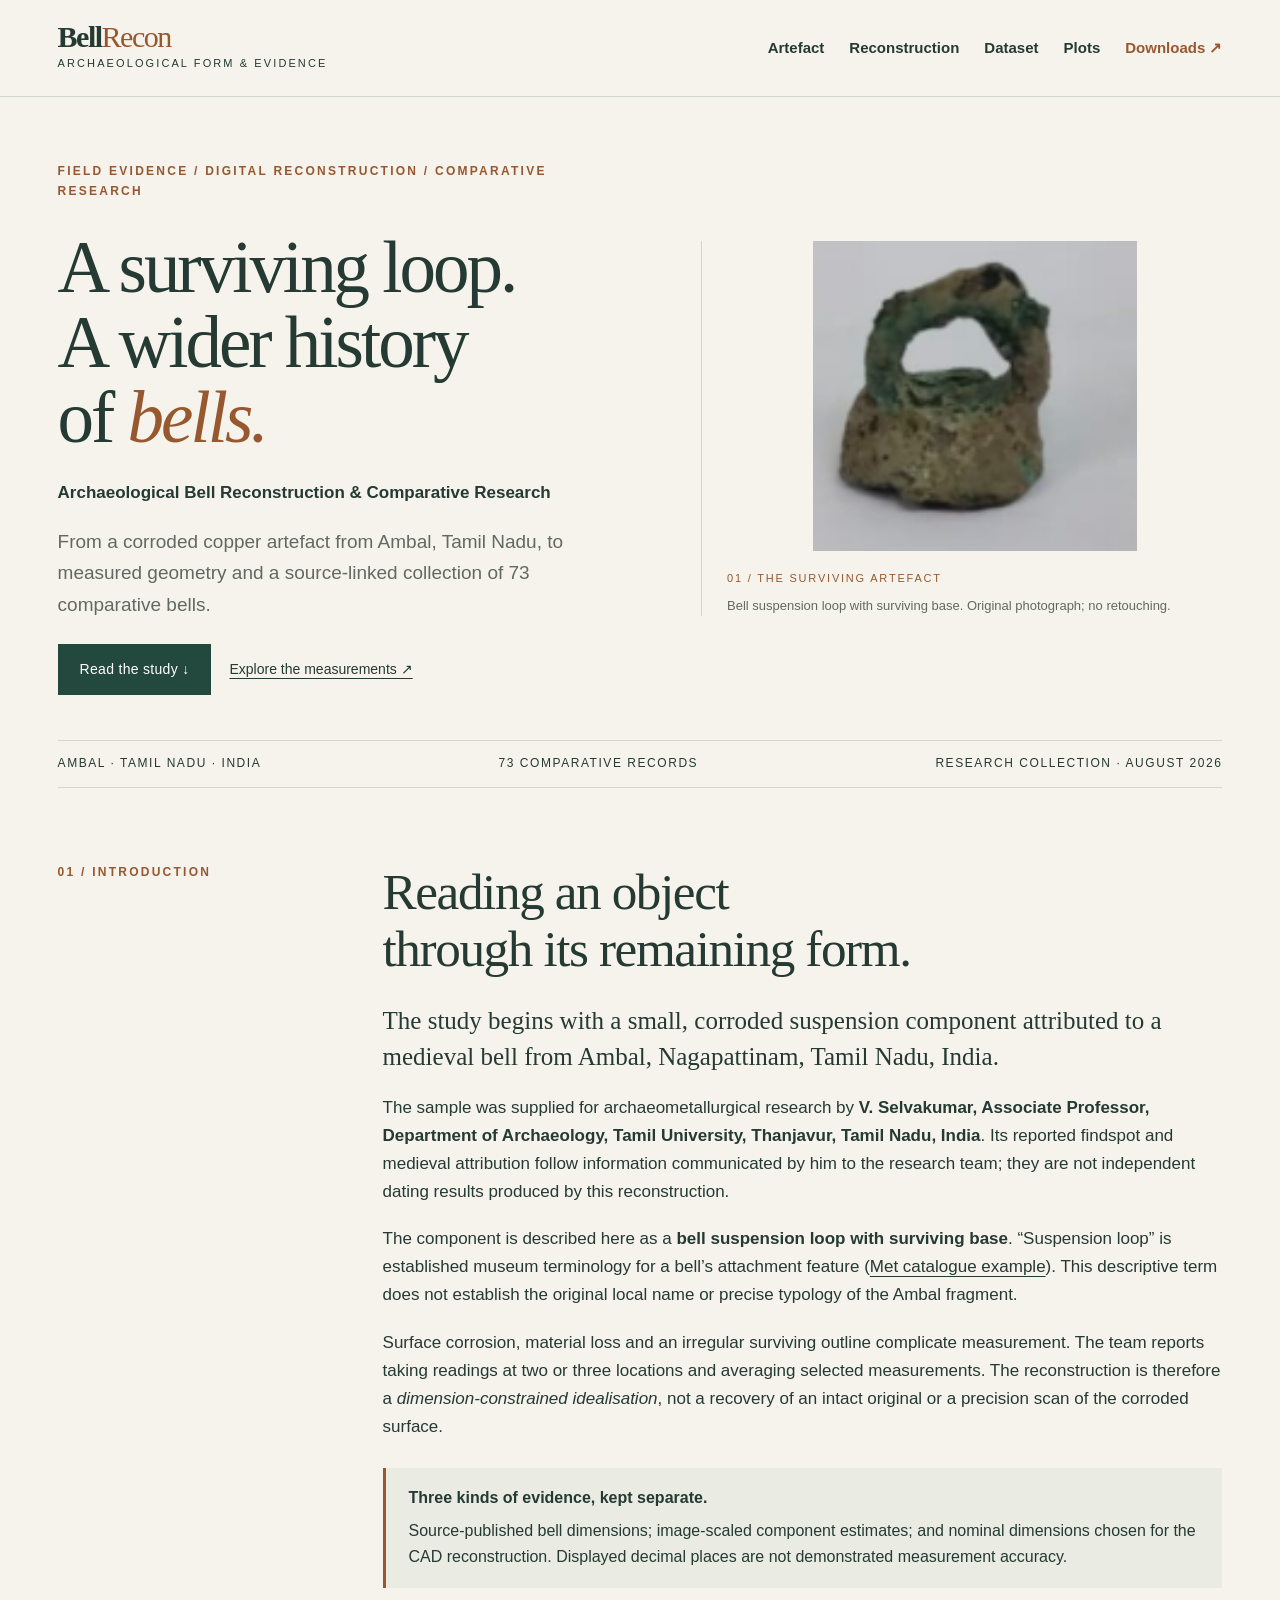
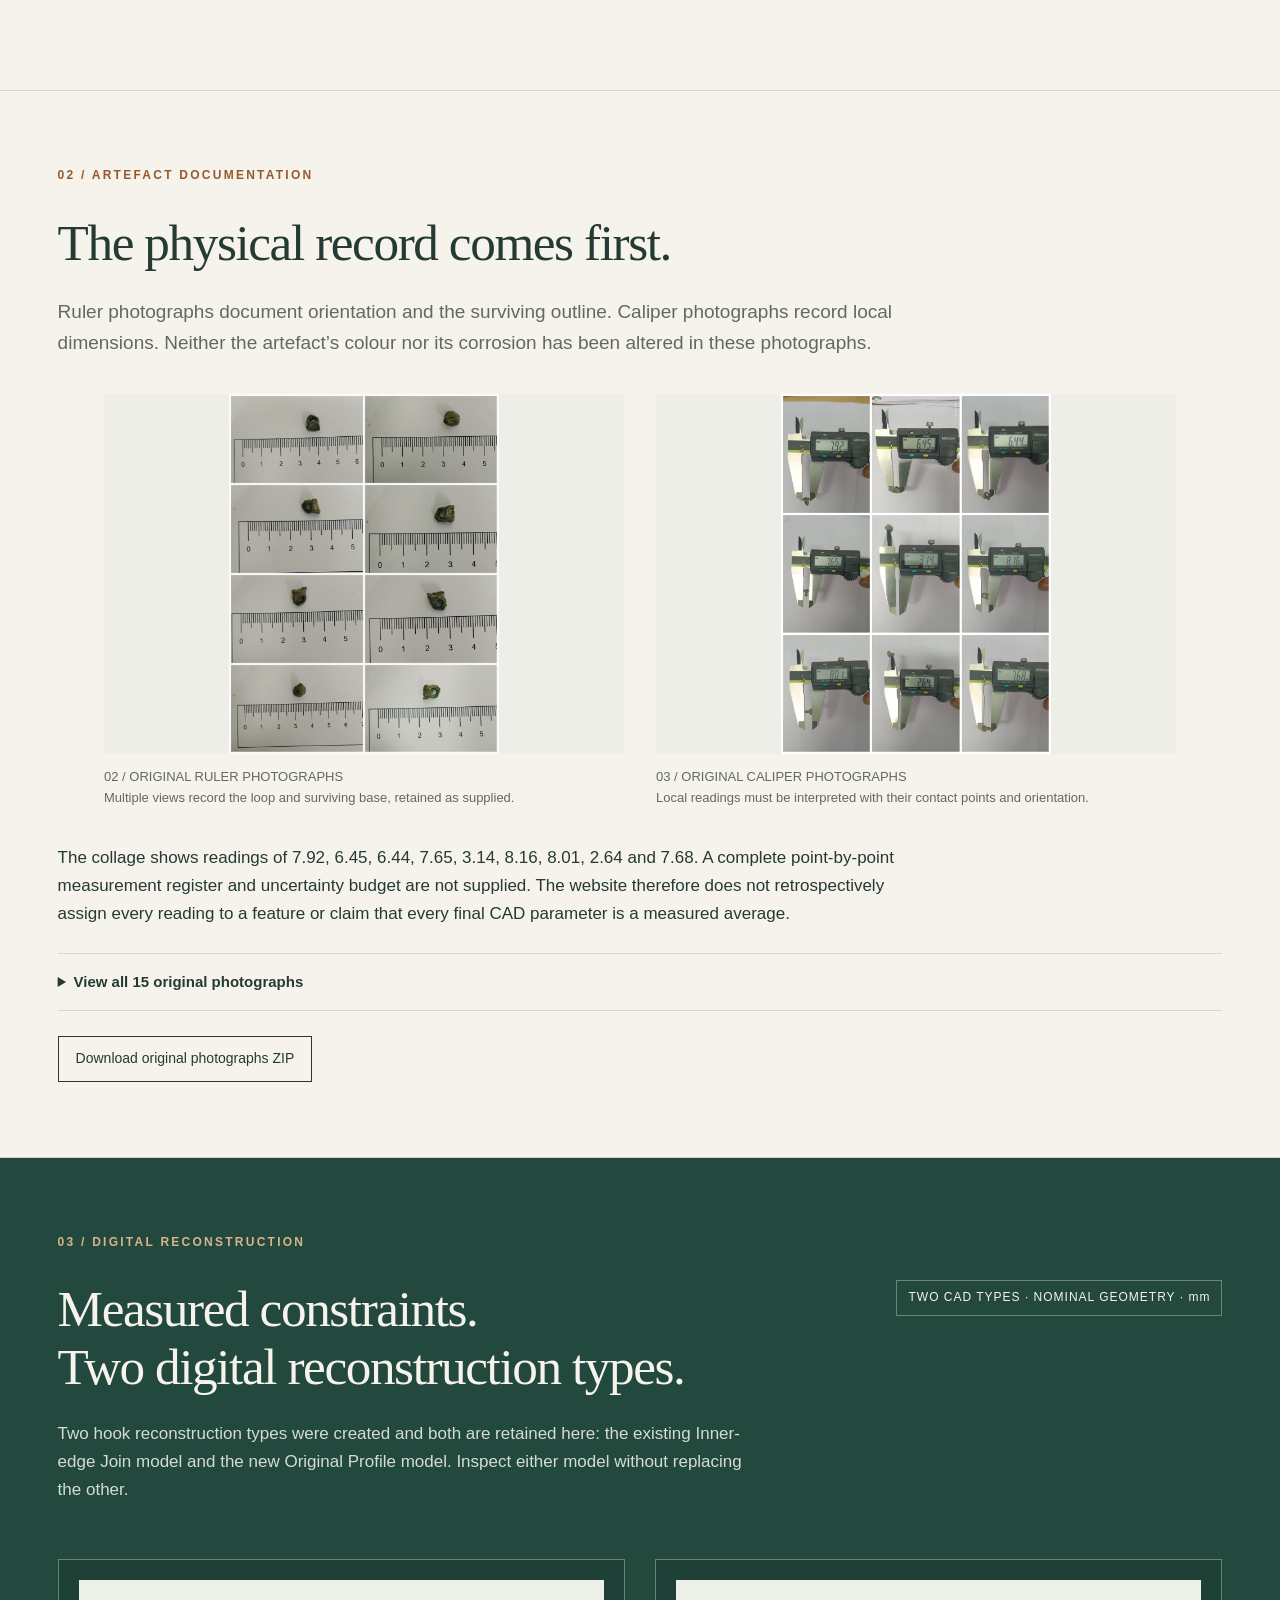
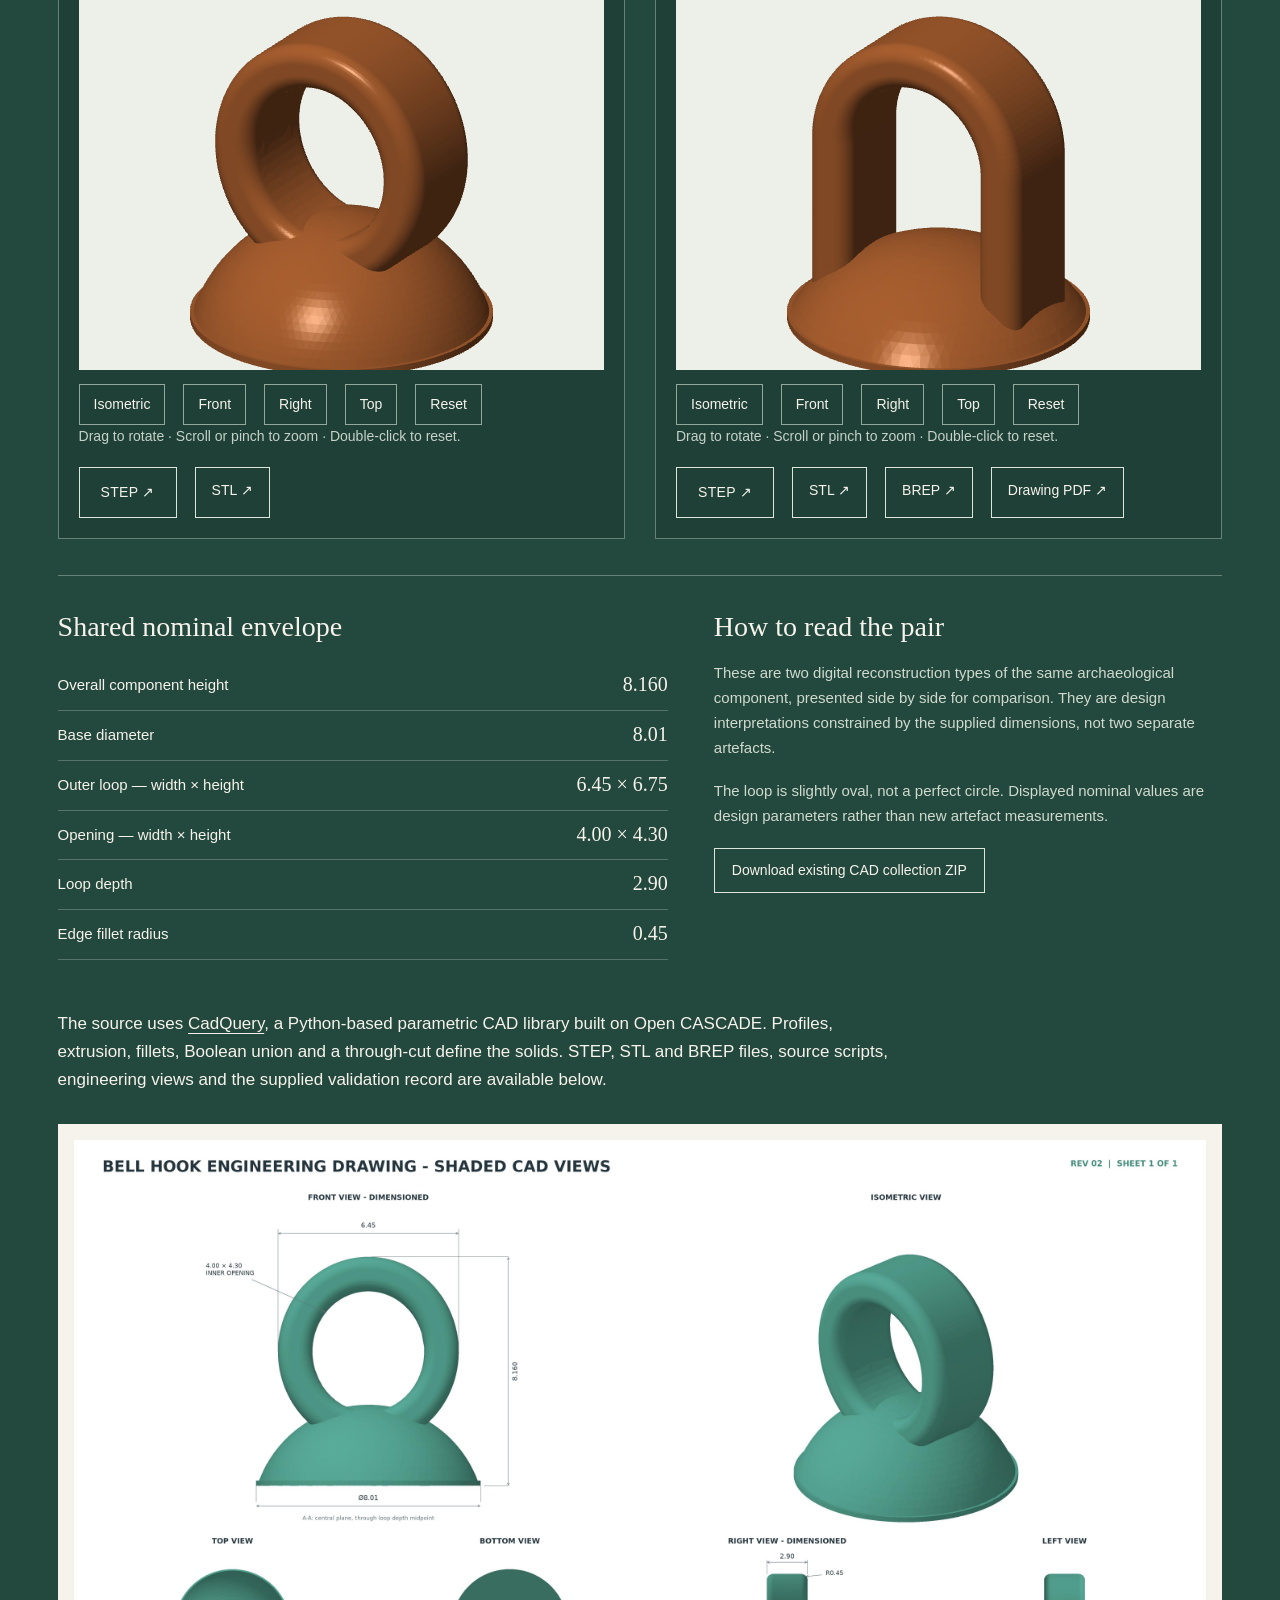
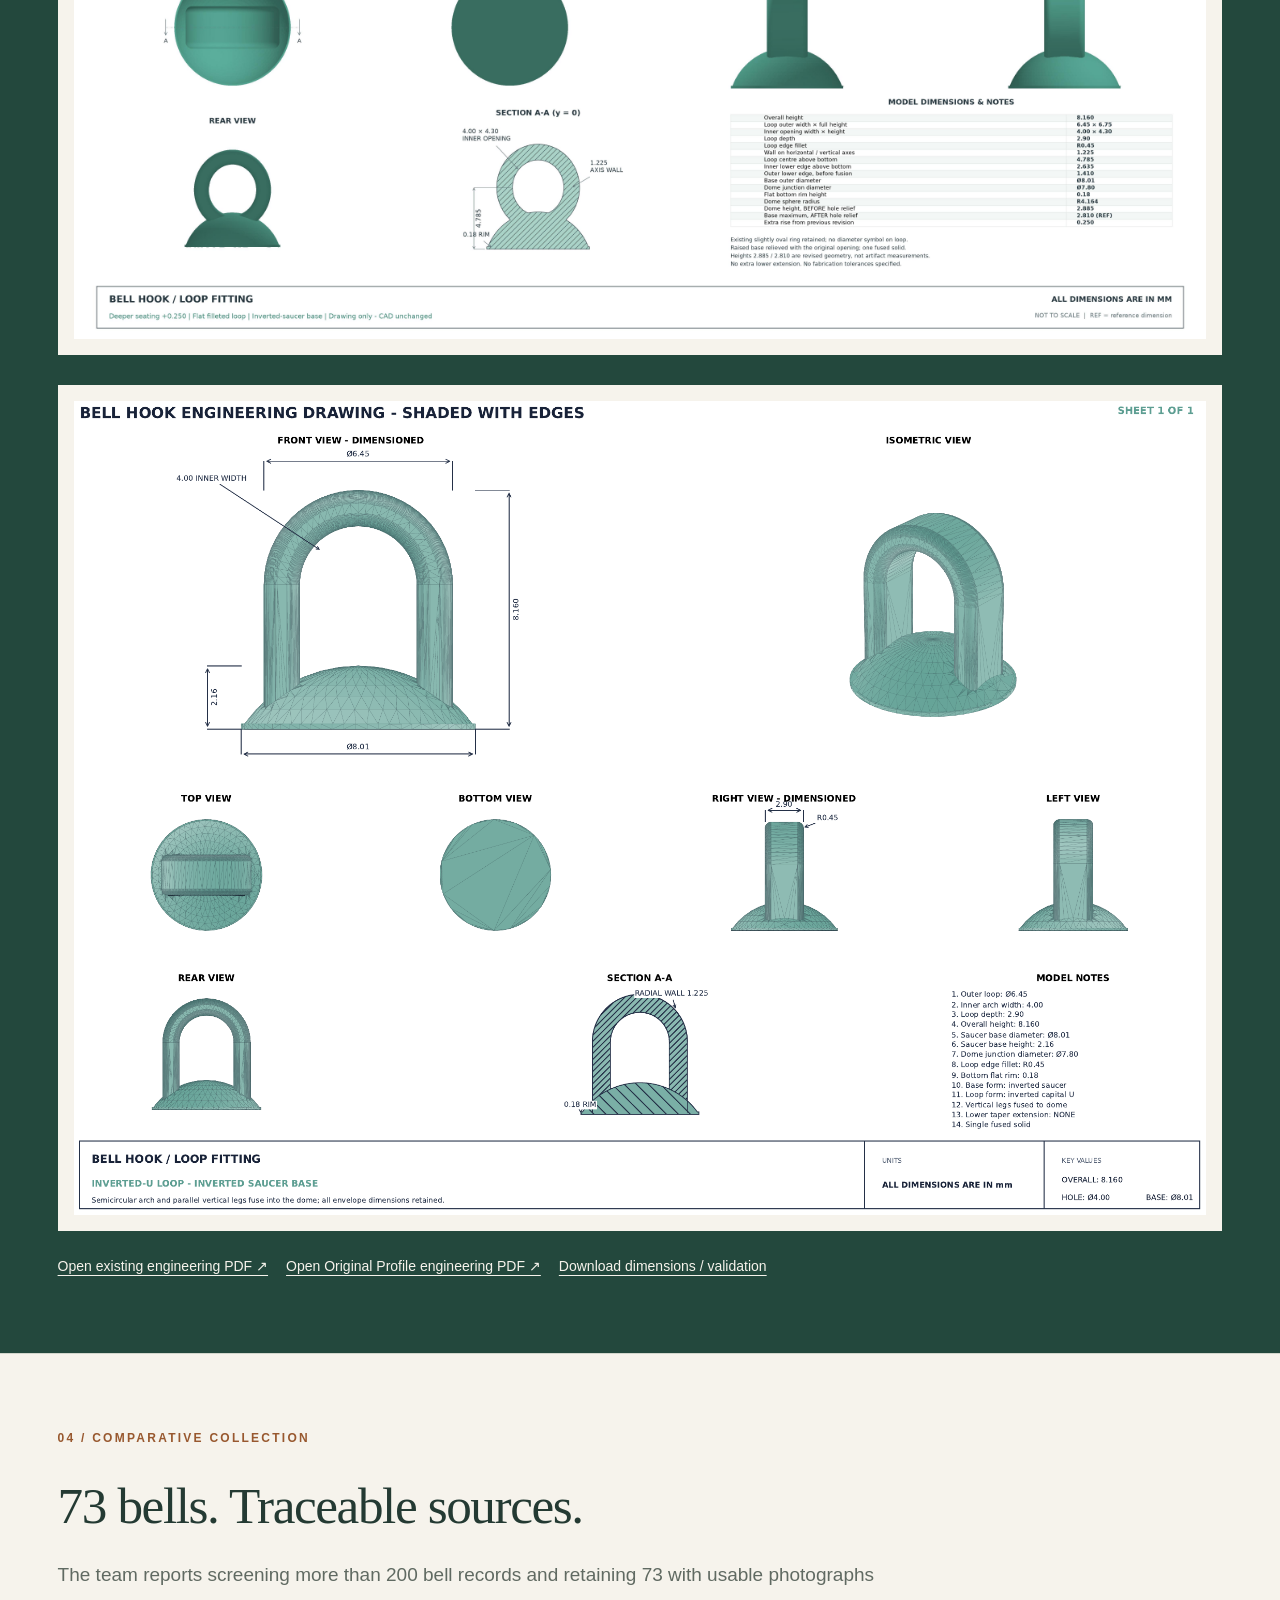
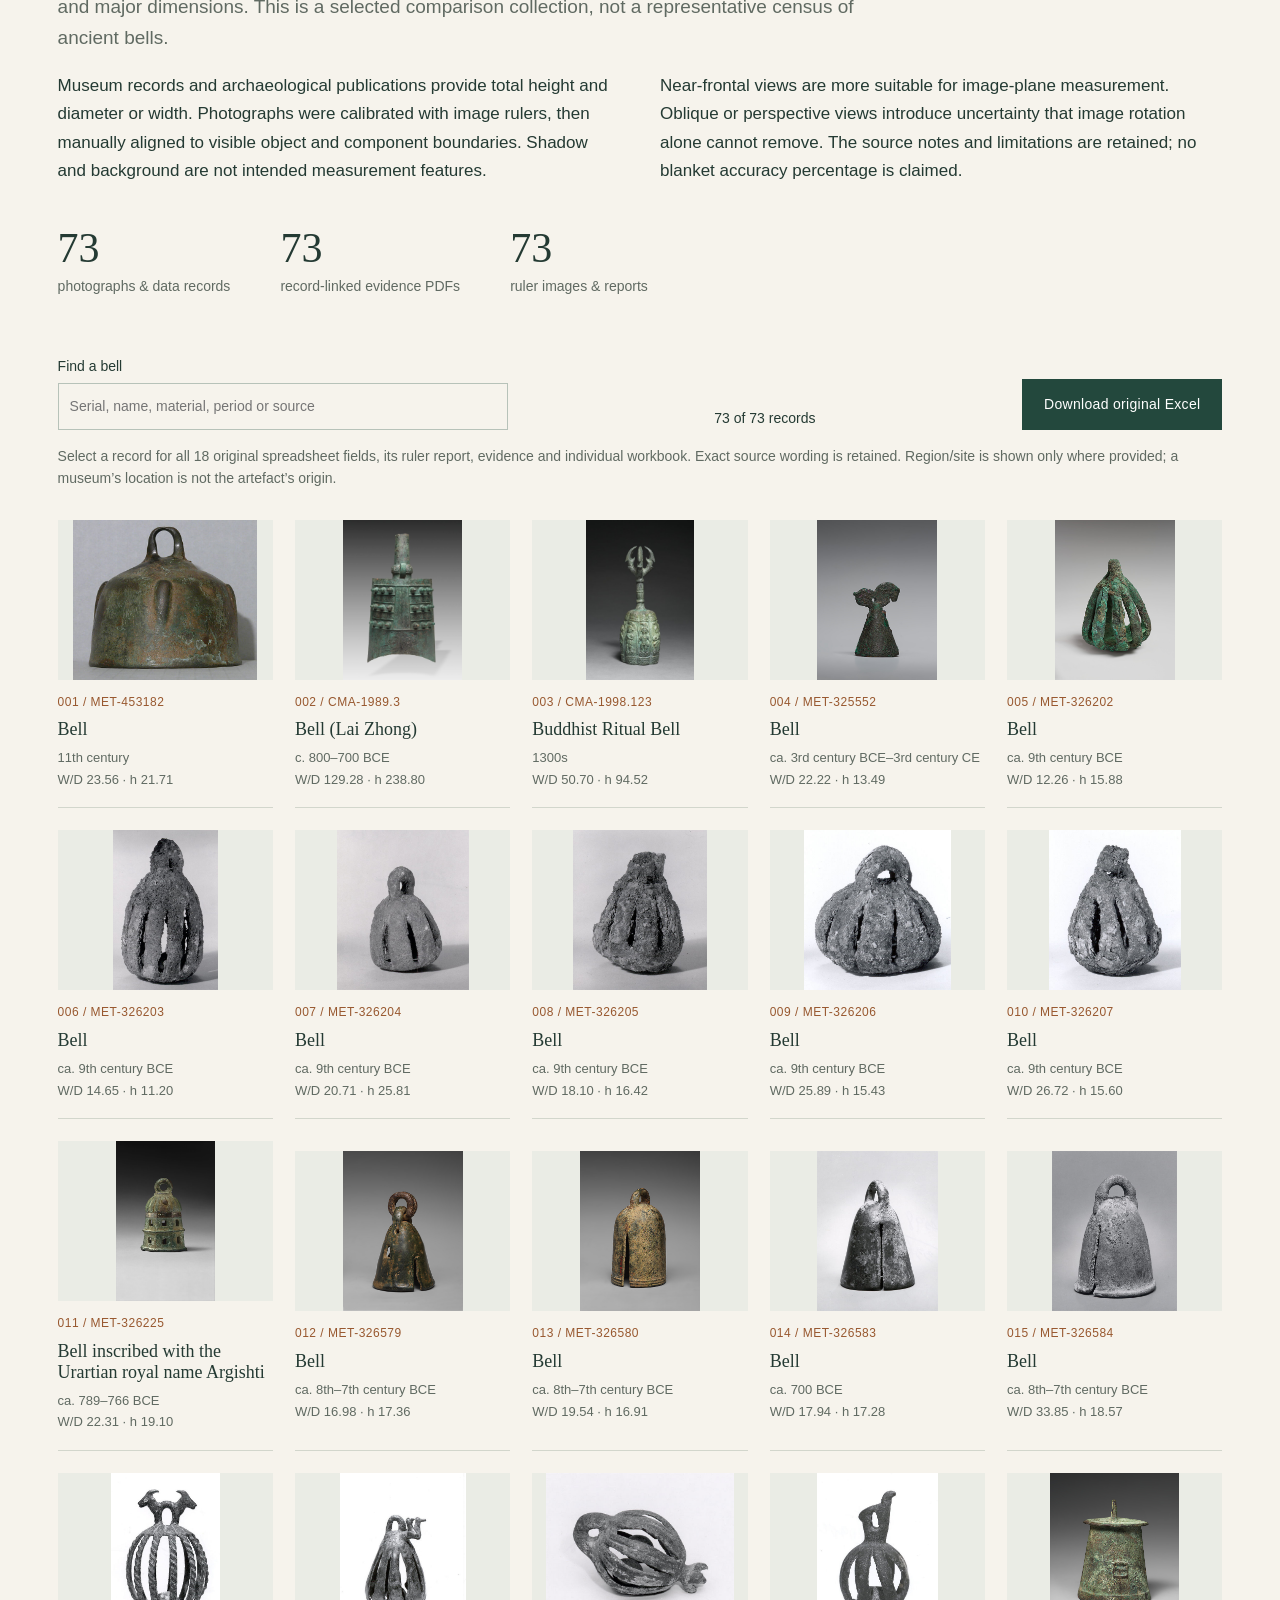
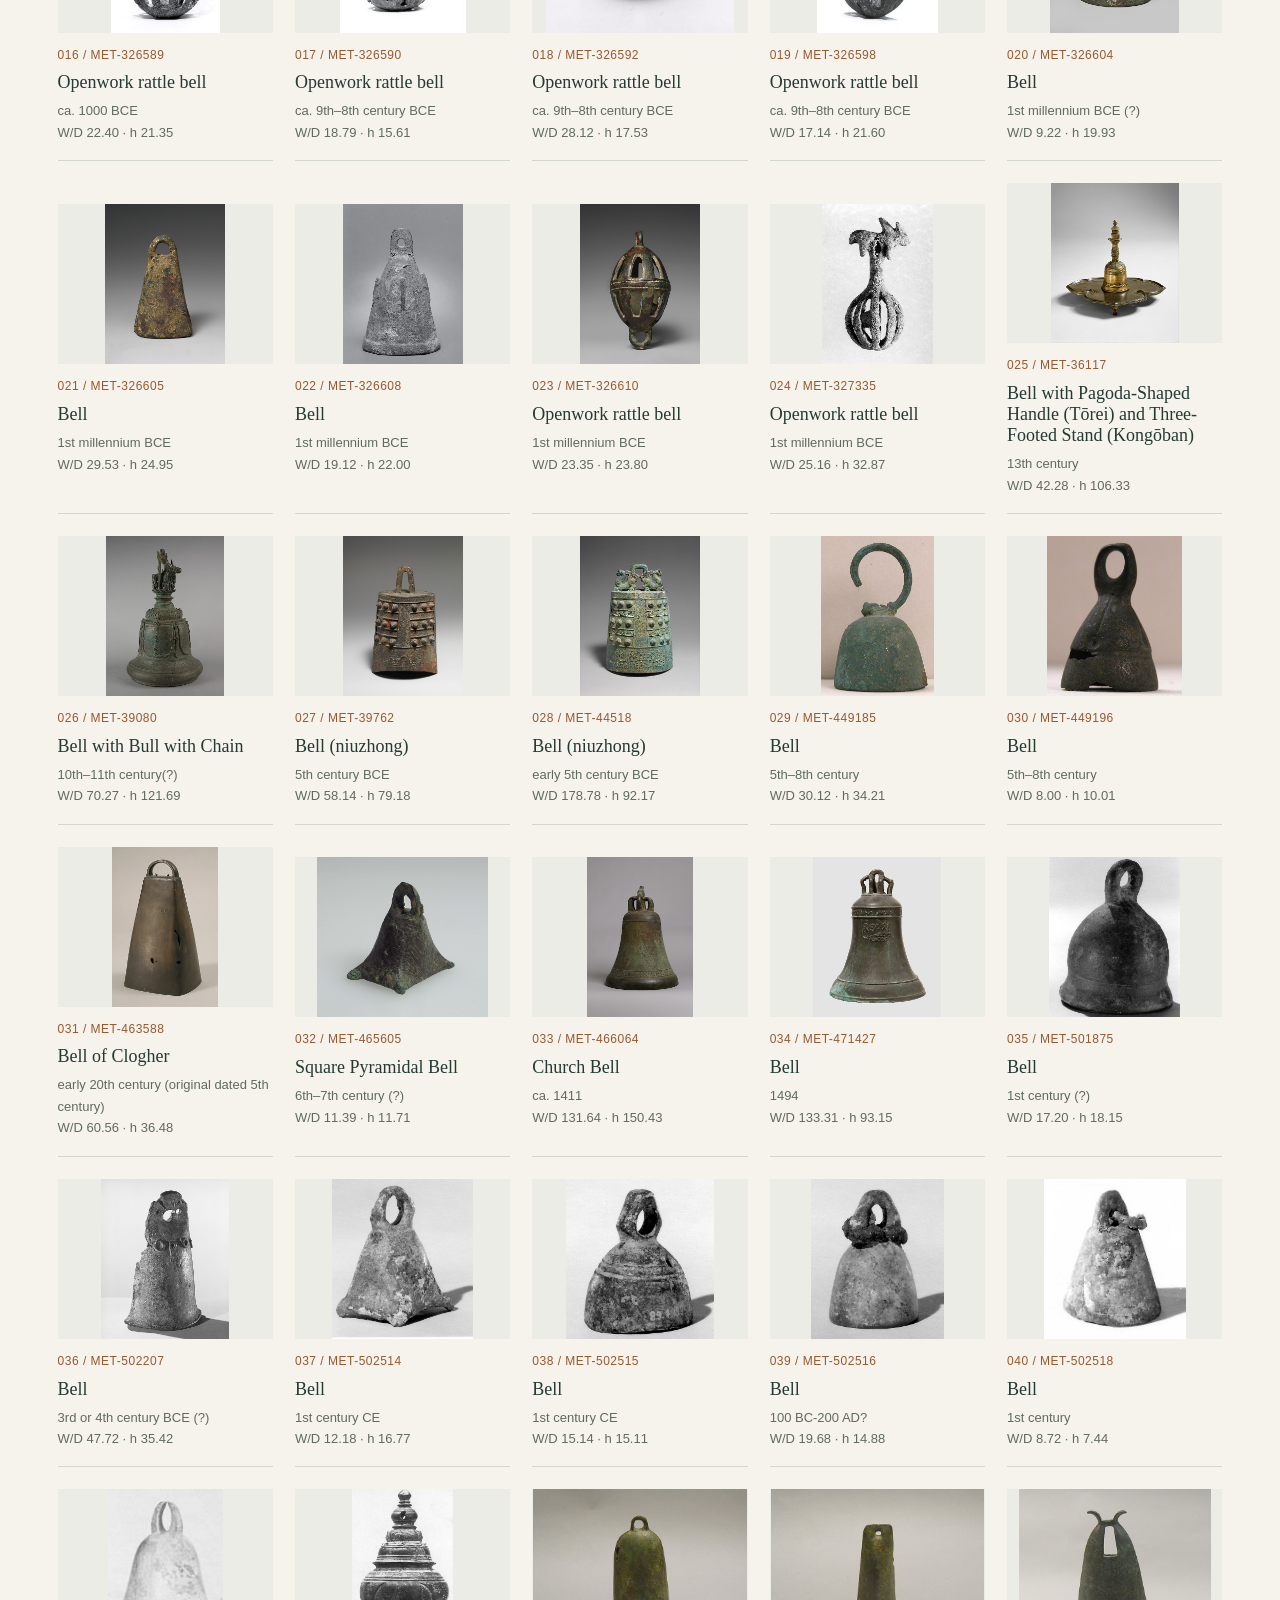
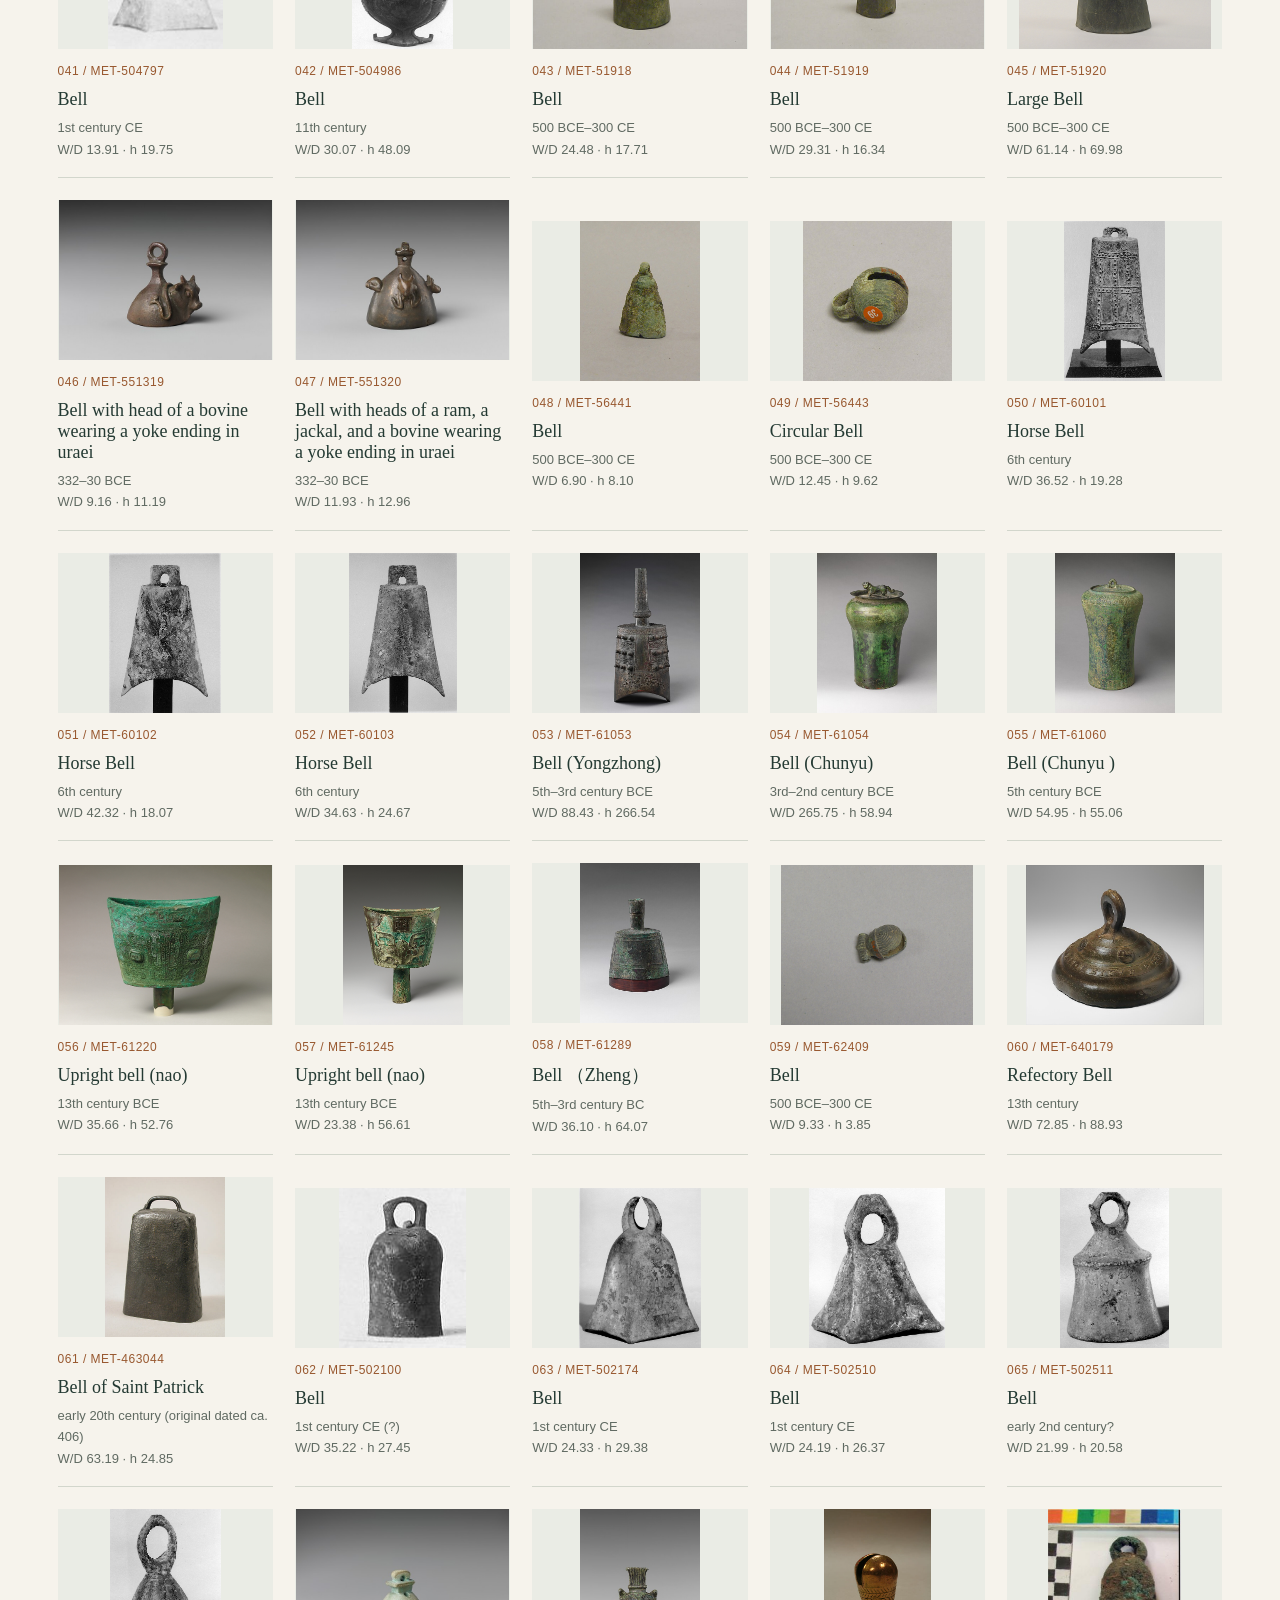
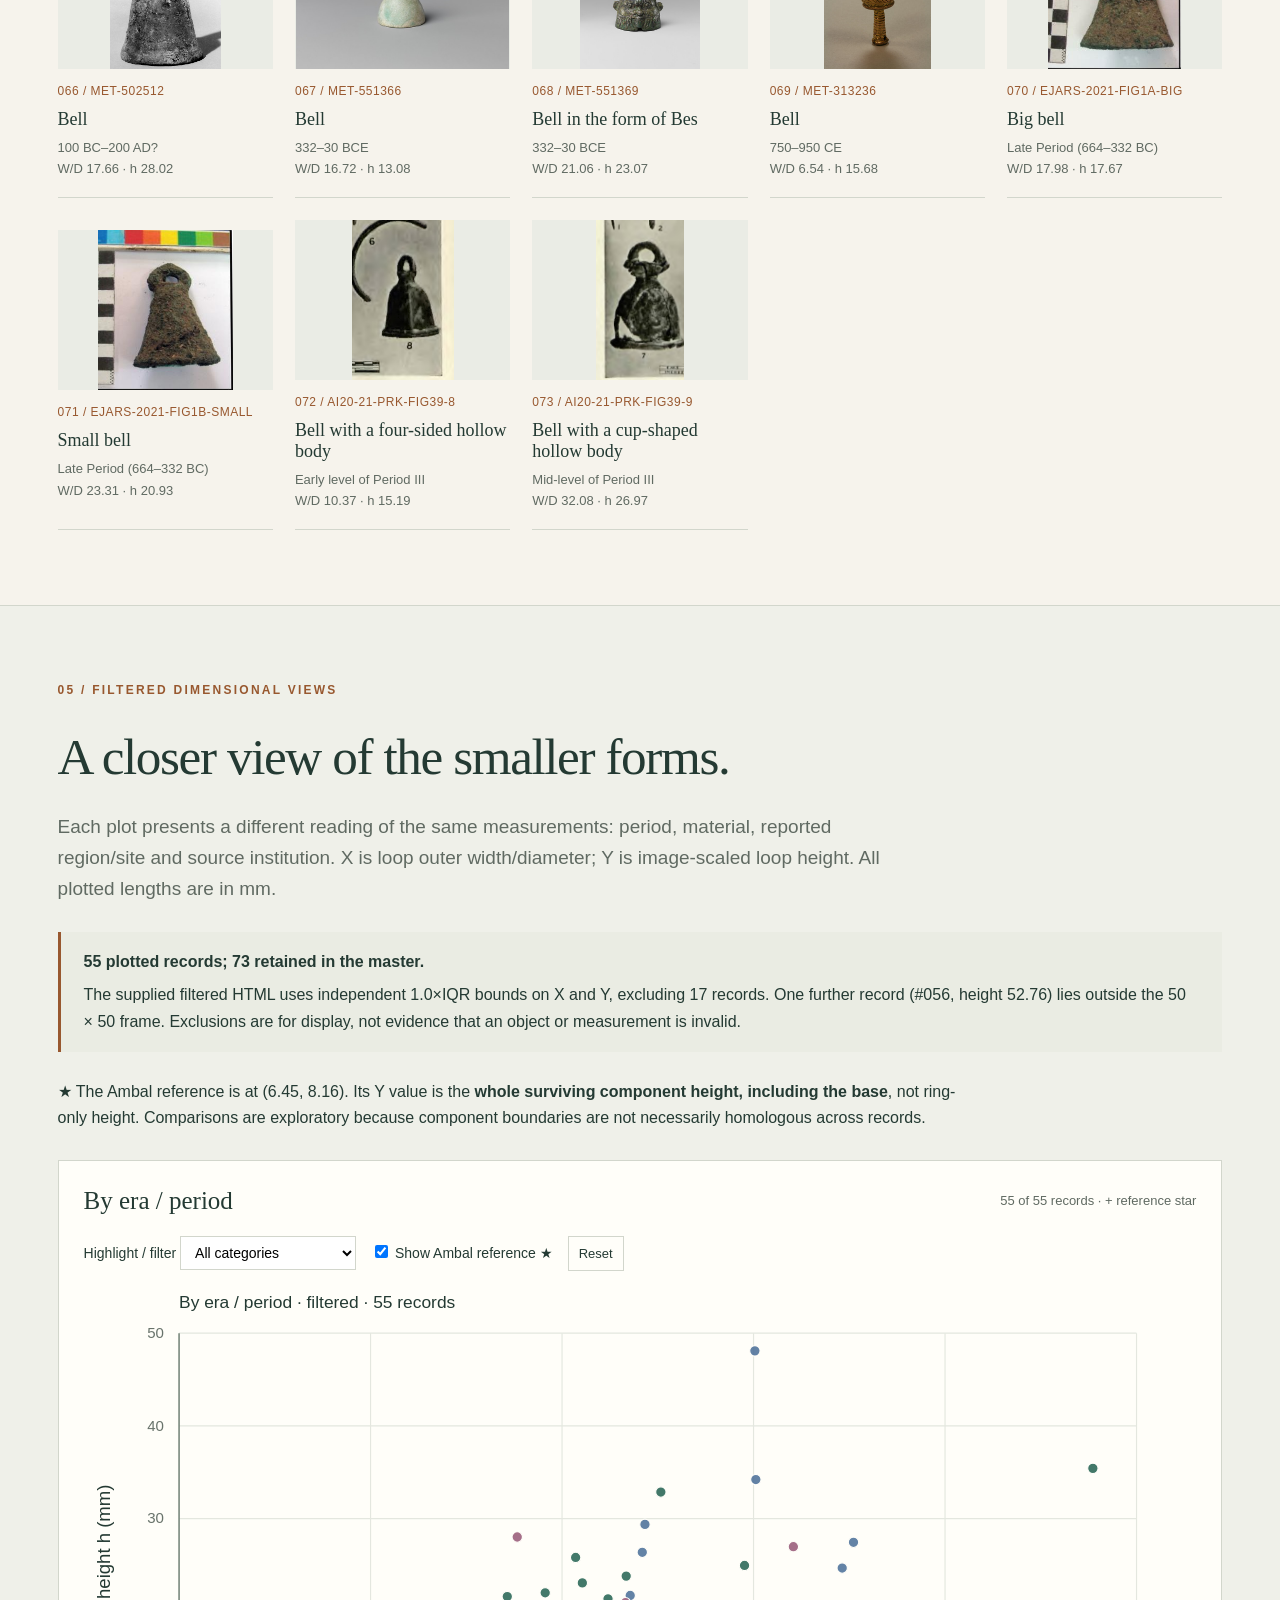
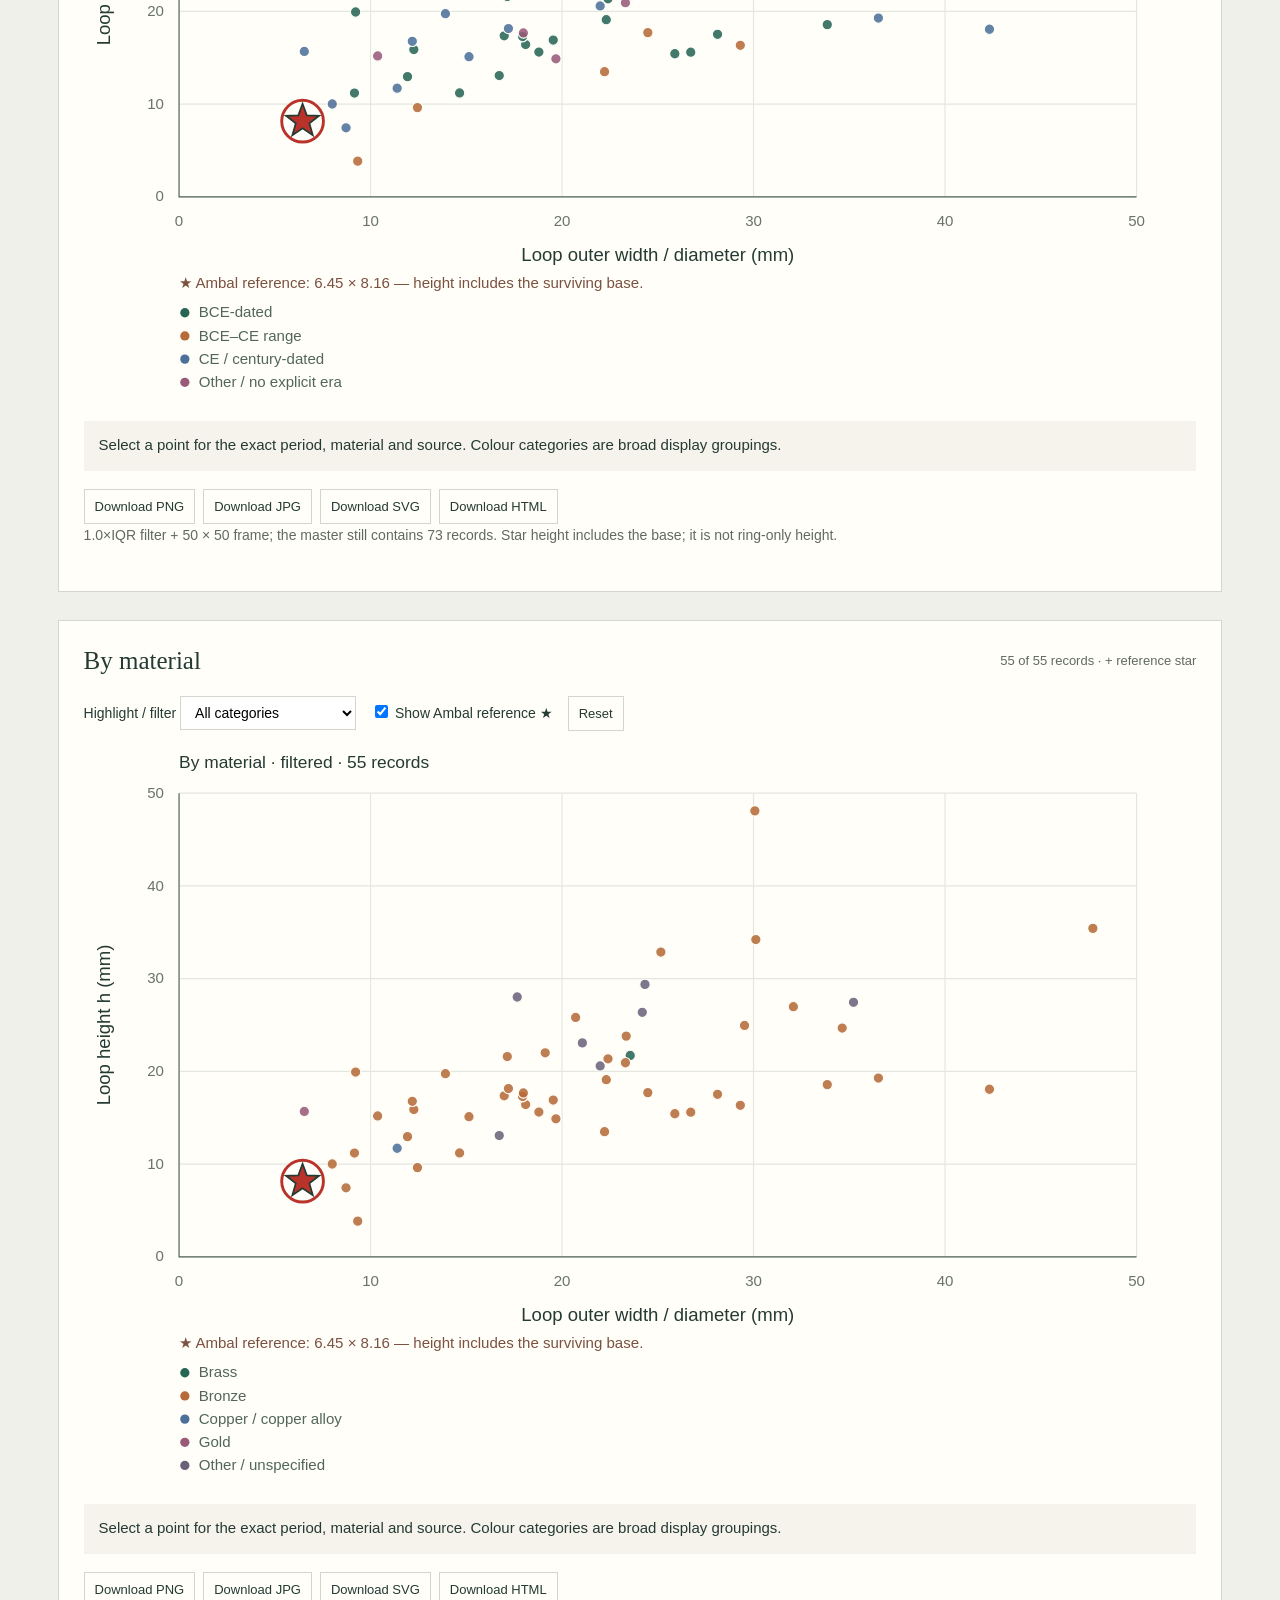
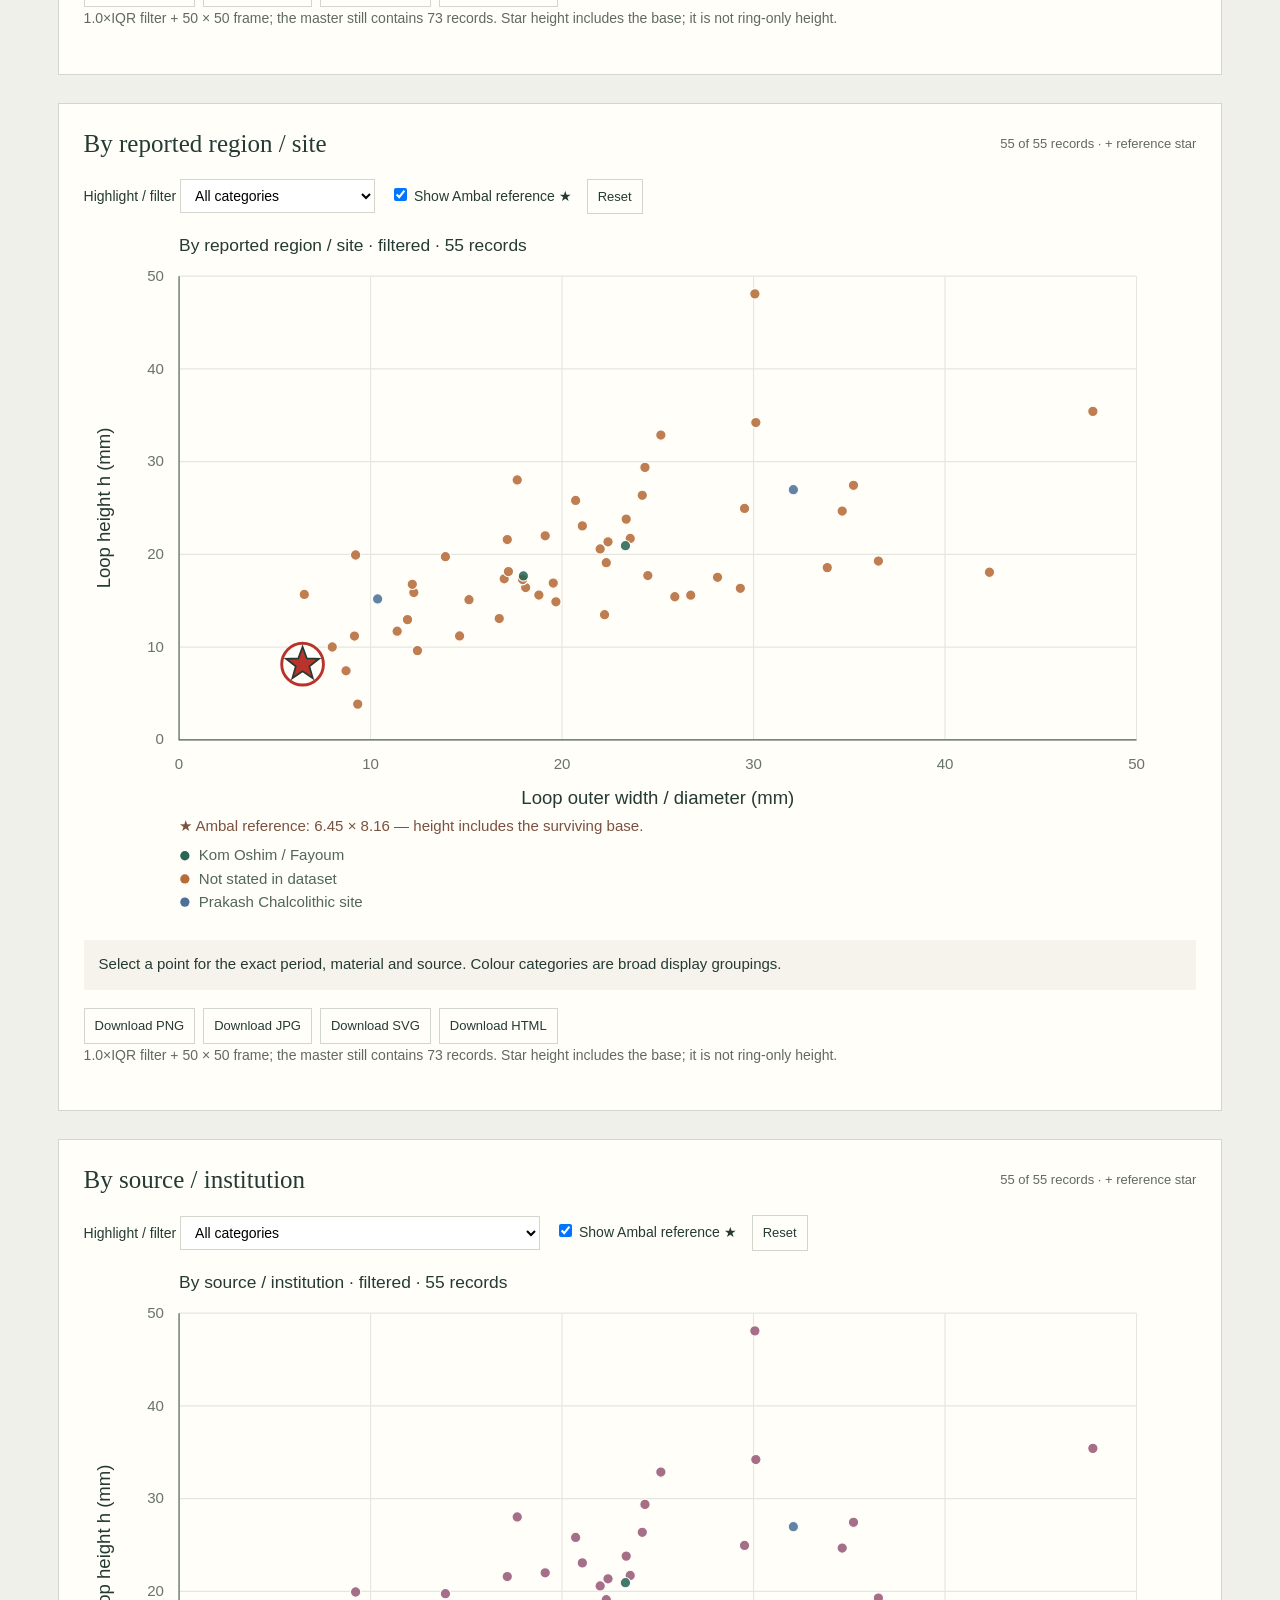
<file: index.html>
<!doctype html>
<html lang="en"><head>
<meta charset="utf-8"><meta name="viewport" content="width=device-width, initial-scale=1">
<title>BellRecon — Archaeological Bell Reconstruction &amp; Research</title>
<meta name="description" content="Reconstructing a bell suspension loop from Ambal, Tamil Nadu, through measured geometry, Python CAD and an image-scaled comparative dataset of 73 bells.">
<meta property="og:type" content="website"><meta property="og:title" content="BellRecon — Archaeological Bell Reconstruction &amp; Research"><meta property="og:description" content="From an Ambal artefact to digital reconstruction: explore 73 comparative bells, interactive dimensional plots, source evidence and downloadable research data."><meta property="og:url" content="https://theormets.github.io/BellRecon/">
<meta name="twitter:card" content="summary"><meta name="twitter:title" content="BellRecon — Archaeological Bell Reconstruction &amp; Research"><meta name="twitter:description" content="Measured geometry, Python CAD and a comparative dataset of 73 bells. An archaeological study of a bell suspension loop from Ambal, Tamil Nadu.">
<link rel="canonical" href="https://theormets.github.io/BellRecon/"><link rel="stylesheet" href="styles.css?v=20260901-3">
<script src="assets.js?v=20260901-3" defer></script><script src="plot.js?v=20260901-3" defer></script><script src="model-viewer-v2.js?v=20260901-3" defer></script><script src="script.js?v=20260901-3" defer></script>
</head><body><a class="skip" href="#introduction">Skip to article</a>
<header><a href="#top" class="brand">Bell<span>Recon</span><small>ARCHAEOLOGICAL FORM &amp; EVIDENCE</small></a><nav aria-label="Main"><a href="#artefact">Artefact</a><a href="#reconstruction">Reconstruction</a><a href="#dataset">Dataset</a><a href="#filtered">Plots</a><a href="#downloads">Downloads ↗</a></nav></header>
<main id="top">
<section class="hero"><div><p class="eyebrow">FIELD EVIDENCE / DIGITAL RECONSTRUCTION / COMPARATIVE RESEARCH</p><h1>A surviving loop.<br>A wider history<br>of <em>bells.</em></h1><p class="hero-description">Archaeological Bell Reconstruction &amp; Comparative Research</p><p class="lede">From a corroded copper artefact from Ambal, Tamil Nadu, to measured geometry and a source-linked collection of 73 comparative bells.</p><div class="actions"><a class="button" href="#introduction">Read the study ↓</a><a href="#filtered">Explore the measurements ↗</a></div></div><figure class="hero-photo"><img id="hero-artefact" src="artefact/hero-closeup-v2.png" alt="Close-up photograph of the small corroded bell suspension loop and surviving base"><figcaption><span>01 / THE SURVIVING ARTEFACT</span>Bell suspension loop with surviving base. Original photograph; no retouching.</figcaption></figure></section>
<div class="edition"><span>AMBAL · TAMIL NADU · INDIA</span><span>73 COMPARATIVE RECORDS</span><span>RESEARCH COLLECTION · AUGUST 2026</span></div>
<section id="introduction" class="article-section intro"><div class="section-label">01 / INTRODUCTION</div><div class="article-copy"><h2>Reading an object<br>through its remaining form.</h2><p class="lead">The study begins with a small, corroded suspension component attributed to a medieval bell from Ambal, Nagapattinam, Tamil Nadu, India.</p><p>The sample was supplied for archaeometallurgical research by <strong>V. Selvakumar, Associate Professor, Department of Archaeology, Tamil University, Thanjavur, Tamil Nadu, India</strong>. Its reported findspot and medieval attribution follow information communicated by him to the research team; they are not independent dating results produced by this reconstruction.</p><p>The component is described here as a <strong>bell suspension loop with surviving base</strong>. “Suspension loop” is established museum terminology for a bell’s attachment feature (<a href="https://www.metmuseum.org/art/collection/search/311266" target="_blank" rel="noopener">Met catalogue example</a>). This descriptive term does not establish the original local name or precise typology of the Ambal fragment.</p><p>Surface corrosion, material loss and an irregular surviving outline complicate measurement. The team reports taking readings at two or three locations and averaging selected measurements. The reconstruction is therefore a <em>dimension-constrained idealisation</em>, not a recovery of an intact original or a precision scan of the corroded surface.</p><aside class="note"><strong>Three kinds of evidence, kept separate.</strong> Source-published bell dimensions; image-scaled component estimates; and nominal dimensions chosen for the CAD reconstruction. Displayed decimal places are not demonstrated measurement accuracy.</aside></div></section>
<section id="artefact" class="article-section"><div class="section-label">02 / ARTEFACT DOCUMENTATION</div><h2>The physical record comes first.</h2><p class="section-intro">Ruler photographs document orientation and the surviving outline. Caliper photographs record local dimensions. Neither the artefact’s colour nor its corrosion has been altered in these photographs.</p><div class="evidence-grid"><figure><img id="ruler-photo" loading="lazy" alt="Original collage of eight views of the artefact beside a ruler"><figcaption>02 / ORIGINAL RULER PHOTOGRAPHS<br>Multiple views record the loop and surviving base, retained as supplied.</figcaption></figure><figure><img id="caliper-photo" loading="lazy" alt="Original collage of nine digital caliper measurements"><figcaption>03 / ORIGINAL CALIPER PHOTOGRAPHS<br>Local readings must be interpreted with their contact points and orientation.</figcaption></figure></div><p class="narrow">The collage shows readings of 7.92, 6.45, 6.44, 7.65, 3.14, 8.16, 8.01, 2.64 and 7.68. A complete point-by-point measurement register and uncertainty budget are not supplied. The website therefore does not retrospectively assign every reading to a feature or claim that every final CAD parameter is a measured average.</p><details><summary>View all 15 original photographs</summary><div id="original-gallery" class="original-gallery"></div></details><button class="outline" data-bundle="artefact">Download original photographs ZIP</button></section>
<section id="reconstruction" class="article-section green-section">
  <div class="section-label">03 / DIGITAL RECONSTRUCTION</div>
  <div class="section-heading">
    <div>
      <h2>Measured constraints.<br>Two digital reconstruction types.</h2>
      <p>Two hook reconstruction types were created and both are retained here: the existing Inner-edge Join model and the new Original Profile model. Inspect either model without replacing the other.</p>
    </div>
    <span class="pill">TWO CAD TYPES · NOMINAL GEOMETRY · mm</span>
  </div>
  <div class="model-variants">
    <article class="model-variant">
      <div class="model-stage"><canvas class="model-canvas" data-model-label="Inner-edge join" data-model-source="cad/CAD/Bell_Hook_Inner_Edge_Join.stl" data-model-source-kind="asset" data-model-status="model-status-inner" data-model-controls="model-controls-inner" aria-label="Interactive three-dimensional view of the existing Inner-edge Join bell hook model"></canvas><div id="model-status-inner" class="model-status" role="status"></div></div>
      <div id="model-controls-inner" class="model-controls actions"><button data-view="iso">Isometric</button><button data-view="front">Front</button><button data-view="right">Right</button><button data-view="top">Top</button><button data-view="reset">Reset</button></div>
      <p class="micro">Drag to rotate · Scroll or pinch to zoom · Double-click to reset.</p>
      <div class="variant-downloads"><a class="button light" data-file="cad/CAD/Bell_Hook_Inner_Edge_Join.step">STEP ↗</a><a class="outline light" data-file="cad/CAD/Bell_Hook_Inner_Edge_Join.stl">STL ↗</a></div>
    </article>
    <article class="model-variant">
      <div class="model-stage"><canvas class="model-canvas" data-model-label="Original profile" data-model-source="models/original-profile/Bell_Hook_Original_Profile.stl" data-model-source-kind="url" data-model-status="model-status-profile" data-model-controls="model-controls-profile" aria-label="Interactive three-dimensional view of the new Original Profile bell hook model"></canvas><div id="model-status-profile" class="model-status" role="status"></div></div>
      <div id="model-controls-profile" class="model-controls actions"><button data-view="iso">Isometric</button><button data-view="front">Front</button><button data-view="right">Right</button><button data-view="top">Top</button><button data-view="reset">Reset</button></div>
      <p class="micro">Drag to rotate · Scroll or pinch to zoom · Double-click to reset.</p>
      <div class="variant-downloads"><a class="button light" href="models/original-profile/Bell_Hook_Original_Profile.step" download>STEP ↗</a><a class="outline light" href="models/original-profile/Bell_Hook_Original_Profile.stl" download>STL ↗</a><a class="outline light" href="models/original-profile/Bell_Hook_Original_Profile.brep" download>BREP ↗</a><a class="outline light" href="models/original-profile/Bell_Hook_Original_Profile_Engineering_Drawing.pdf" target="_blank" rel="noopener">Drawing PDF ↗</a></div>
    </article>
  </div>
  <div class="reconstruction-summary">
    <div class="model-data"><h3>Shared nominal envelope</h3><dl><div><dt>Overall component height</dt><dd>8.160</dd></div><div><dt>Base diameter</dt><dd>8.01</dd></div><div><dt>Outer loop — width × height</dt><dd>6.45 × 6.75</dd></div><div><dt>Opening — width × height</dt><dd>4.00 × 4.30</dd></div><div><dt>Loop depth</dt><dd>2.90</dd></div><div><dt>Edge fillet radius</dt><dd>0.45</dd></div></dl></div>
    <div class="model-notes"><h3>How to read the pair</h3><p>These are two digital reconstruction types of the same archaeological component, presented side by side for comparison. They are design interpretations constrained by the supplied dimensions, not two separate artefacts.</p><p>The loop is slightly oval, not a perfect circle. Displayed nominal values are design parameters rather than new artefact measurements.</p><button class="outline light" data-bundle="cad">Download existing CAD collection ZIP</button></div>
  </div>
  <p class="narrow">The source uses <a href="https://cadquery.readthedocs.io/en/latest/intro.html" target="_blank" rel="noopener">CadQuery</a>, a Python-based parametric CAD library built on Open CASCADE. Profiles, extrusion, fillets, Boolean union and a through-cut define the solids. STEP, STL and BREP files, source scripts, engineering views and the supplied validation record are available below.</p>
  <div class="engineering-drawings">
    <figure class="drawing"><a data-view-file="cad/Engineering_Drawing/Bell_Hook_All_Dimensions.jpg" aria-label="Open the engineering drawing for the existing reconstruction"><img data-asset="cad/Engineering_Drawing/Bell_Hook_All_Dimensions.jpg" loading="lazy" alt="Engineering drawing for the existing ring-shaped reconstruction"></a></figure>
    <figure class="drawing"><a href="models/original-profile/Bell_Hook_Original_Profile_Engineering_Drawing.pdf" target="_blank" rel="noopener" aria-label="Open the engineering drawing for the U-shaped Original Profile reconstruction"><img src="models/original-profile/Bell_Hook_Original_Profile_Engineering_Drawing.png" loading="lazy" alt="Engineering drawing for the U-shaped Original Profile reconstruction"></a></figure>
  </div>
  <div class="actions"><a data-view-file="cad/Engineering_Drawing/Bell_Hook_Engineering_Drawing.pdf">Open existing engineering PDF ↗</a><a href="models/original-profile/Bell_Hook_Original_Profile_Engineering_Drawing.pdf" target="_blank" rel="noopener">Open Original Profile engineering PDF ↗</a><a data-file="cad/CAD/Dimensions_and_Validation.json">Download dimensions / validation</a></div>
</section>
<section id="dataset" class="article-section"><div class="section-label">04 / COMPARATIVE COLLECTION</div><h2>73 bells. Traceable sources.</h2><p class="section-intro">The team reports screening more than 200 bell records and retaining 73 with usable photographs and major dimensions. This is a selected comparison collection, not a representative census of ancient bells.</p><div class="two-columns"><p>Museum records and archaeological publications provide total height and diameter or width. Photographs were calibrated with image rulers, then manually aligned to visible object and component boundaries. Shadow and background are not intended measurement features.</p><p>Near-frontal views are more suitable for image-plane measurement. Oblique or perspective views introduce uncertainty that image rotation alone cannot remove. The source notes and limitations are retained; no blanket accuracy percentage is claimed.</p></div><div class="collection-stats"><div><strong>73</strong><span>photographs &amp; data records</span></div><div><strong>73</strong><span>record-linked evidence PDFs</span></div><div><strong>73</strong><span>ruler images &amp; reports</span></div></div><div class="toolbar"><label>Find a bell <input id="search" type="search" placeholder="Serial, name, material, period or source"></label><span id="record-count" role="status">73 records</span><a class="button" data-file="collection/Bell_Dataset_73_Master.xlsx">Download original Excel</a></div><p class="micro">Select a record for all 18 original spreadsheet fields, its ruler report, evidence and individual workbook. Exact source wording is retained. Region/site is shown only where provided; a museum’s location is not the artefact’s origin.</p><div id="collection" class="collection-grid"></div><noscript><p>Enable JavaScript to explore records, download source assets and interact with the plots. <a href="graphs/full-dataset.html">Original graph HTML</a>.</p></noscript></section>
<section id="filtered" class="article-section plots-section"><div class="section-label">05 / FILTERED DIMENSIONAL VIEWS</div><h2>A closer view of the smaller forms.</h2><p class="section-intro">Each plot presents a different reading of the same measurements: period, material, reported region/site and source institution. X is loop outer width/diameter; Y is image-scaled loop height. All plotted lengths are in mm.</p><aside class="note"><strong>55 plotted records; 73 retained in the master.</strong> The supplied filtered HTML uses independent 1.0×IQR bounds on X and Y, excluding 17 records. One further record (#056, height 52.76) lies outside the 50 × 50 frame. Exclusions are for display, not evidence that an object or measurement is invalid.</aside><p class="star-note">★ The Ambal reference is at (6.45, 8.16). Its Y value is the <strong>whole surviving component height, including the base</strong>, not ring-only height. Comparisons are exploratory because component boundaries are not necessarily homologous across records.</p><div id="filtered-plots"></div></section>
<section id="full" class="article-section plots-section"><div class="section-label">06 / FULL DIMENSIONAL VIEWS</div><h2>The complete dimensional range.</h2><p class="section-intro">All 73 dataset points are retained here, including those hidden from the close-up views. Larger values stretch the axes and compress the smaller loops. Neither view replaces source evidence.</p><div id="full-plots"></div></section>
<section id="nearest" class="article-section"><div class="section-label">07 / DIMENSIONAL NEIGHBOURS</div><h2>Nearby in size.<br>Not necessarily in history.</h2><p class="section-intro">The 15 closest records to (6.45, 8.16) are ranked by unweighted Euclidean distance in the plotted millimetre coordinates. Period, material and region provide context; they are not ranking weights.</p><p class="formula">distance = √[(loop width − 6.45)² + (loop height − 8.16)²]</p><p>The closest is <strong>#048 · MET-56441</strong>, with loop width 6.90 and height 8.10, approximately 0.454 mm from the reference in this two-dimensional space. This does not identify the Ambal artefact, date it, establish cultural association or determine its missing bell body.</p><div class="actions"><a href="downloads/Nearest_15.csv" download>Download nearest-15 CSV ↗</a><span class="micro">Scroll horizontally for all dimensions, notes and links.</span></div><div class="table-scroll" tabindex="0" aria-label="Nearest fifteen comparison table; scroll horizontally"><table id="nearest-table"><thead></thead><tbody></tbody></table></div></section>
<section id="methods" class="article-section"><div class="section-label">08 / METHODS &amp; LIMITATIONS</div><h2>From photograph to comparison.</h2><div class="methods-grid"><article><span>01</span><h3>Document &amp; constrain</h3><p>Ruler and caliper photographs document the fragment. Selected nominal CAD parameters constrain a smooth reconstruction. Corrosion texture and lost geometry are not reverse-engineered. The approved model and scripts are distributed unchanged.</p></article><article><span>02</span><h3>Calibrate the image</h3><p>Vertical scale sᵧ = H / full-height pixels. Horizontal scale sₓ = W (or D) / full-width pixels. Boundaries follow the artefact, not its shadow. Separate scales do not reconstruct perspective or hidden depth.</p></article><article><span>03</span><h3>Measure &amp; calculate</h3><p>h = loop-height pixels × sᵧ; B = body-height pixels × sᵧ. Ratios are h/B and h/D when diameter is published, otherwise h/W. Width is not relabelled as diameter. Existing manually corrected values are preserved, not remeasured by this website.</p></article><article><span>04</span><h3>Plot &amp; compare</h3><p>JavaScript draws SVG plots from source-aligned data. Independent IQR filtering reproduces the supplied close-up rule. Nearest neighbours use the original graph’s two-decimal coordinates; workbook precision is retained separately.</p></article></div><div class="two-columns"><p><strong>Interpretive limits.</strong> Uneven surfaces, landmark choice, perspective, pixel resolution and occlusion limit dimensional inference. Image-derived values are projected estimates, unsuitable as unqualified manufacturing dimensions. Geometric validity does not validate historical reconstruction.</p><p><strong>Reproducibility.</strong> Python prepares source-linked data and verifies graph–spreadsheet consistency. Original Excel formulas, images, evidence and CAD remain unchanged. Individual plot exports are reusable. SHA-256 checks establish file integrity, not scientific validation.</p></div><details><summary>Filtering, missing metadata and integrity</summary><p>X bounds: −1.82 to 55.06; Y bounds: −3.66 to 54.96, from Q1 − 1×IQR and Q3 + 1×IQR with linear-interpolated quartiles. The filtered view additionally uses a 0–50 display window.</p><p>Era and material colours are coarse display categories; exact source strings appear in record details. “Not stated in dataset” is a missing-data category. No origin is inferred from museum location. Some evidence PDFs contain the same publication; 73 files do not mean 73 unique publications.</p><p>Documents are retained as supplied. Earlier wording or local file paths inside them may differ from the website’s clarified terminology. Images and publications retain their original rights; inclusion does not grant a new licence.</p><a href="data/validation.json">Download data reconciliation report ↗</a></details></section>
<section id="downloads" class="article-section"><div class="section-label">09 / OPEN THE RESEARCH FILES</div><h2>Evidence you can inspect.</h2><p class="section-intro">Download source data, photographs, ruler reports, both reconstruction types and interactive graphs. Individual files are also accessible through each gallery record.</p><div class="downloads-grid"><article><h3>Dataset</h3><a data-file="collection/Bell_Dataset_73_Master.xlsx">Original Excel · 73 embedded photos ↗</a><a href="downloads/Bell_73_Web_Data.csv" download>Web data &amp; filter flags · CSV ↗</a><a href="data/records.json" download>Structured records · JSON ↗</a></article><article><h3>Photographs &amp; evidence</h3><button data-bundle="photos">73 bell photos · ZIP ↓</button><button data-bundle="evidence">73 evidence PDFs · ZIP ↓</button><button data-bundle="rulers">73 ruler PNGs + 73 reports · ZIP ↓</button><button data-bundle="artefact">15 artefact photographs · ZIP ↓</button></article><article><h3>Two reconstruction types</h3><strong>Type 01 · Inner-edge join</strong><button data-bundle="cad">Existing CAD + drawings · ZIP ↓</button><a data-file="cad/CAD/Bell_Hook_Inner_Edge_Join.stl">Existing STL mesh ↗</a><strong>Type 02 · Original profile</strong><a href="models/original-profile/Bell_Hook_Original_Profile.step" download>Original Profile STEP ↗</a><a href="models/original-profile/Bell_Hook_Original_Profile.stl" download>Original Profile STL ↗</a><a href="models/original-profile/Bell_Hook_Original_Profile.brep" download>Original Profile BREP ↗</a><a href="models/original-profile/Bell_Hook_Original_Profile_Engineering_Drawing.pdf" target="_blank" rel="noopener">Original Profile drawing PDF ↗</a></article><article><h3>Interactive graphs</h3><a href="graphs/filtered-dataset.html" download>Filtered · dataset only ↗</a><a href="graphs/filtered-with-hook.html" download>Filtered · with Ambal reference ↗</a><a href="graphs/full-dataset.html" download>Full · dataset only ↗</a><a href="graphs/full-with-hook.html" download>Full · with reference ↗</a><a href="downloads/Original_Graph_HTMLs.zip" download>All four original HTML files · ZIP ↗</a><p class="micro">Each individual plot also exports PNG, JPG, SVG and self-contained HTML. Toggle the larger star before export.</p></article></div><button class="button" data-bundle="all">Download complete research collection ZIP ↓</button><p class="micro">The complete collection is assembled in your browser from original files (about 200 MB before packaging). Keep this page open; large downloads work best on a desktop connection.</p><p id="download-status" role="status" aria-live="polite"></p></section>
</main><footer><div class="brand">Bell<span>Recon</span></div><p>Archaeological reconstruction &amp; comparative research.<br>BellRecon project · Evidence, estimates and design parameters remain distinct.</p><a href="https://github.com/theormets/BellRecon">Project source ↗</a></footer><dialog id="record-dialog"><button id="close-dialog" aria-label="Close record">✕ Close</button><div id="record-detail"></div></dialog></body></html>
</file>
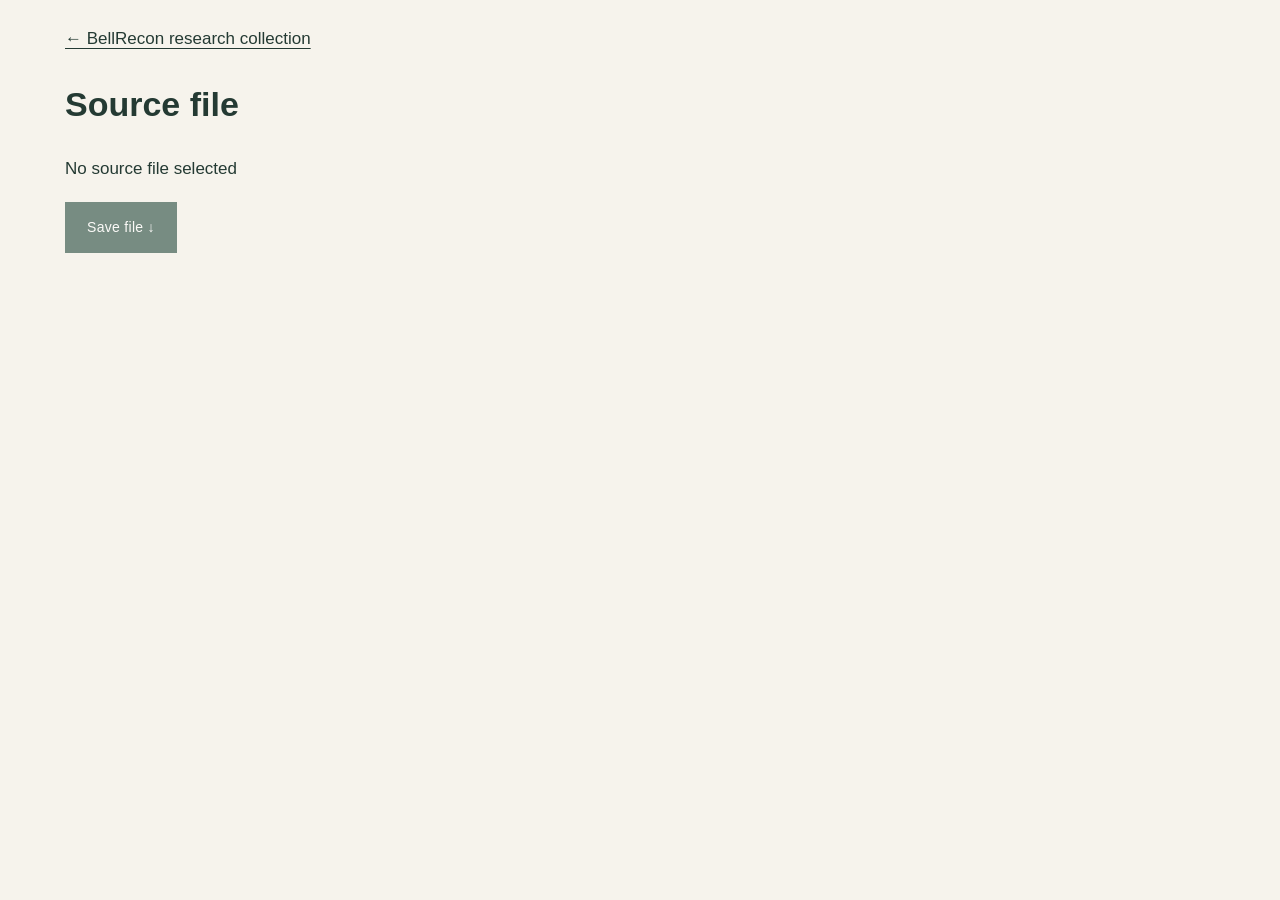
<file: asset.html>
<!doctype html><html lang="en"><head><meta charset="utf-8"><meta name="viewport" content="width=device-width, initial-scale=1"><title>Source file — BellRecon</title><link rel="stylesheet" href="styles.css"><script src="assets.js" defer></script><script src="asset-page.js" defer></script></head><body class="asset-page"><a href="index.html">← BellRecon research collection</a><h1 id="file-title">Source file</h1><p id="file-status" role="status">Loading original file…</p><button id="save-file" class="button" disabled>Save file ↓</button><div id="file-preview"></div></body></html>
</file>
<file: styles.css>
:root{--paper:#f6f3ec;--ink:#243a33;--muted:#606a62;--green:#23483d;--copper:#98582f;--line:#d2d6cc;--white:#fffef9}*{box-sizing:border-box}html{scroll-behavior:smooth;scroll-padding-top:80px}body{margin:0;background:var(--paper);color:var(--ink);font:16px/1.65 Arial,Helvetica,sans-serif}a{color:inherit;text-underline-offset:4px}button,input,select{font:inherit}button,a.button{cursor:pointer}button:disabled{cursor:wait;opacity:.6}:focus-visible{outline:3px solid #be7c31;outline-offset:4px}img{max-width:100%;display:block}header{padding:22px 4.5%;border-bottom:1px solid var(--line);display:flex;align-items:center;justify-content:space-between;gap:24px}.brand{font:700 30px/1 Georgia,serif;letter-spacing:-1.5px;text-decoration:none}.brand span{color:var(--copper);font-weight:400}.brand small{display:block;font:9px/2.3 Arial,sans-serif;letter-spacing:2px}nav{display:flex;gap:25px;flex-wrap:wrap}nav a{font-size:13px;text-decoration:none}nav a:last-child{color:var(--copper)}.skip{position:absolute;top:-100px}.skip:focus{top:10px;background:white;padding:10px;z-index:20}main{max-width:1560px;margin:auto}.hero{padding:65px 4.5% 45px;display:grid;grid-template-columns:1.1fr 1fr;gap:6%;align-items:center}.eyebrow,.section-label{font-size:10px;letter-spacing:2.2px;font-weight:700;color:var(--copper);margin:0 0 28px}.hero h1{font:clamp(50px,5.7vw,87px)/1.03 Georgia,serif;letter-spacing:-3px;margin:20px 0 24px}.hero h1 em{color:var(--copper);font-weight:400}.hero-description{font-size:15px;font-weight:600}.lede{font-size:17px;max-width:540px;color:var(--muted)}.actions{display:flex;gap:18px;align-items:center;flex-wrap:wrap;margin-top:24px}.actions a{font-size:13px}.button{display:inline-block;background:var(--green);color:white;padding:13px 21px;border:1px solid var(--green);text-decoration:none;font-size:13px;letter-spacing:.3px}.outline{border:1px solid var(--ink);background:transparent;padding:10px 17px;color:inherit;font-size:13px}figure{margin:0}.hero-photo{border-left:1px solid var(--line);padding-left:25px}.hero-photo img{width:100%;aspect-ratio:1.6;object-fit:contain}.hero-photo figcaption{margin-top:18px}.hero-photo figcaption span{display:block;color:var(--copper);letter-spacing:1.8px;font-size:9px;margin-bottom:8px}figcaption{font-size:11px;line-height:1.7;color:var(--muted);margin-top:12px}.edition{margin:0 4.5%;border-block:1px solid var(--line);display:flex;justify-content:space-between;gap:15px;padding:13px 0;font-size:10px;letter-spacing:1.5px}.article-section{padding:75px 4.5%;border-bottom:1px solid var(--line)}h2{font:clamp(35px,4vw,57px)/1.12 Georgia,serif;letter-spacing:-1.4px;font-weight:400;margin:0 0 25px}h3{font:25px/1.2 Georgia,serif;font-weight:400}p{margin:0 0 19px}.intro{display:grid;grid-template-columns:1fr 3fr;gap:45px}.article-copy{max-width:860px}.lead{font:25px/1.45 Georgia,serif}.note{border-left:3px solid var(--copper);padding:17px 23px;background:#eaece3;margin:27px 0;font-size:14px}.note strong{display:block;margin-bottom:7px}.section-intro{max-width:840px;font-size:17px;color:var(--muted)}.evidence-grid,.two-columns{display:grid;grid-template-columns:1fr 1fr;gap:40px}.evidence-grid{margin:35px 0}.evidence-grid img{height:530px;width:100%;object-fit:contain;background:#eeeee8}.narrow{max-width:850px;margin-top:30px}.micro{font-size:12px;color:var(--muted);line-height:1.6}.original-gallery{display:grid;grid-template-columns:repeat(3,1fr);gap:20px;margin:20px 0}.original-gallery img{height:230px;width:100%;object-fit:contain}.original-gallery figcaption{overflow-wrap:anywhere}details{border-block:1px solid var(--line);padding:16px 0;margin:25px 0}summary{cursor:pointer;font-size:14px;font-weight:600}details p{margin:15px 0}details a{font-size:13px}.green-section{background:var(--green);color:var(--paper)}.green-section .section-label{color:#d8b48d}.green-section .micro,.green-section figcaption{color:#c6d1c8}.section-heading{display:flex;justify-content:space-between;gap:40px}.section-heading p{max-width:700px;color:#d3ddd4}.pill{align-self:flex-start;border:1px solid #688579;padding:7px 11px;white-space:nowrap;font-size:10px;letter-spacing:1px}.model-layout{display:grid;grid-template-columns:1.5fr 1fr;gap:40px;margin:30px 0}.model-stage{background:#edf0e8;position:relative;height:440px}.model-stage canvas{width:100%;height:100%;touch-action:none;display:block}#model-status{position:absolute;bottom:10px;left:15px;color:var(--muted);font-size:12px;pointer-events:none}#model-controls button{background:transparent;border:1px solid #93a89c;color:inherit;font-size:12px;padding:7px 14px}.model-data dl{margin:0 0 20px}.model-data dl div{display:flex;justify-content:space-between;gap:15px;border-bottom:1px solid #557369;padding:12px 0}.model-data dt{font-size:13px}.model-data dd{margin:0;font:20px Georgia,serif}.model-data p{font-size:13px;color:#d0dacf}.light{border-color:#dce6da;color:var(--paper);background:transparent;margin-right:8px}.drawing{background:var(--paper);padding:16px;color:var(--ink);margin-top:30px}.drawing img{width:100%;height:auto}.drawing figcaption{color:var(--muted)}.collection-stats{display:flex;gap:50px;padding:20px 0 30px}.collection-stats strong{font:42px Georgia,serif;display:block}.collection-stats span{font-size:12px;color:var(--muted)}.toolbar{display:flex;align-items:end;justify-content:space-between;gap:20px;flex-wrap:wrap;margin:25px 0 15px}.toolbar label{font-size:12px;display:block}.toolbar input{display:block;width:min(450px,80vw);border:1px solid #b7c2b9;background:transparent;padding:11px;margin-top:5px;color:inherit}.toolbar span{font-size:12px}.collection-grid{display:grid;grid-template-columns:repeat(5,1fr);gap:22px;margin-top:30px}.record-card{border:0;border-bottom:1px solid var(--line);padding:0 0 17px;text-align:left;background:transparent;color:inherit}.record-card:hover img{outline:1px solid var(--copper)}.record-card img{width:100%;height:160px;object-fit:contain;background:#eaece5;margin-bottom:13px}.record-card small{display:block;font-size:10px;color:var(--copper);letter-spacing:.5px}.record-card strong{display:block;font:18px Georgia,serif;margin:7px 0}.record-card span{display:block;font-size:11px;color:var(--muted)}.plots-section{background:#eff0e9}.star-note{font-size:14px;max-width:920px}.plot-panel{background:var(--white);border:1px solid var(--line);padding:25px;margin:28px 0}.plot-title-row{display:flex;justify-content:space-between;align-items:center;gap:20px}.plot-title-row h3{margin:0}.plot-controls{display:flex;gap:15px;flex-wrap:wrap;align-items:center;font-size:12px;margin:20px 0 10px}.plot-controls select{padding:7px 10px;border:1px solid var(--line);background:white;max-width:360px;font-size:12px}.plot-controls button,.export-button{background:transparent;border:1px solid var(--line);padding:6px 10px;font-size:11px;color:var(--ink)}.plot-svg{width:100%;height:auto;display:block}.plot-legend{display:flex;gap:10px 20px;flex-wrap:wrap;font-size:11px;margin:10px 0}.plot-legend span{display:inline-flex;align-items:center;gap:6px}.swatch{width:9px;height:9px;display:inline-block;border-radius:50%}.plot-selection{font-size:13px;background:var(--paper);padding:12px 15px;min-height:50px}.plot-selection a{margin-left:10px}.export-row{display:flex;gap:8px;flex-wrap:wrap;margin-top:18px}.plot-count{font-size:11px;color:var(--muted)}.formula{font:18px Georgia,serif;border-block:1px solid var(--line);padding:18px 0;margin:24px 0}.table-scroll{overflow:auto;margin-top:30px;border:1px solid var(--line);max-height:720px}table{border-collapse:collapse;font-size:12px;background:var(--white);min-width:2300px;width:100%}th,td{padding:13px;border-bottom:1px solid var(--line);text-align:left;vertical-align:top;min-width:95px;max-width:340px}th{position:sticky;top:0;background:#dfe5da;font-size:11px;z-index:1}td img{width:90px;height:90px;object-fit:contain}.methods-grid{display:grid;grid-template-columns:repeat(4,1fr);gap:30px;margin:35px 0}.methods-grid span{color:var(--copper);font:30px Georgia,serif}.methods-grid h3{font-size:23px}.methods-grid p{font-size:14px}.downloads-grid{display:grid;grid-template-columns:repeat(4,1fr);gap:28px;margin:30px 0 35px}.downloads-grid article{border-top:2px solid var(--green)}.downloads-grid a,.downloads-grid button{display:block;font:13px/1.5 Arial,sans-serif;margin:14px 0;color:inherit}.downloads-grid button{border:0;background:transparent;padding:0;text-decoration:underline;text-underline-offset:4px;text-align:left}#download-status{padding-top:15px;font-size:14px;color:var(--copper)}footer{padding:35px 4.5%;display:flex;gap:35px;justify-content:space-between;align-items:start;background:#e6e9df}footer p,footer a{font-size:12px}dialog{border:1px solid var(--line);background:var(--paper);color:var(--ink);width:min(1000px,94vw);max-height:90vh;padding:28px}dialog::backdrop{background:#172d27ab}#close-dialog{float:right;border:1px solid var(--line);background:none;padding:7px 14px}.detail-layout{display:grid;grid-template-columns:1fr 1.2fr;gap:28px;clear:both;padding-top:20px}.detail-layout img{width:100%;max-height:550px;object-fit:contain}.detail-layout dl{margin:0}.detail-layout dt{font-size:11px;color:var(--muted)}.detail-layout dd{margin:0 0 13px;font-size:14px;overflow-wrap:anywhere}.detail-layout .actions a{font-size:12px}.asset-error{border:1px dashed #a56b40}.asset-page{max-width:1200px;margin:auto;padding:25px}.asset-page img{max-height:80vh;margin:auto;object-fit:contain}.asset-page iframe{width:100%;height:80vh;border:0}.asset-page pre{white-space:pre-wrap;overflow-wrap:anywhere}.load-error{padding:15px;border:1px solid var(--copper)}
@media(max-width:950px){nav{gap:15px}.hero{gap:30px}.hero h1{font-size:60px}.intro{grid-template-columns:1fr}.collection-grid{grid-template-columns:repeat(3,1fr)}.methods-grid,.downloads-grid{grid-template-columns:repeat(2,1fr)}.model-layout{grid-template-columns:1fr}.evidence-grid img{height:400px}.hero-photo{padding-left:0;border:0}.pill{display:none}}@media(max-width:650px){header{align-items:start;flex-direction:column;padding:18px 6%}nav{gap:14px}nav a{font-size:11px}.hero{grid-template-columns:1fr;padding:38px 6%}.hero h1{font-size:57px}.hero-photo img{max-height:300px}.edition{font-size:8px;flex-wrap:wrap;gap:8px;margin:0 6%}.article-section{padding:45px 6%}.intro{gap:8px}.evidence-grid,.two-columns,.detail-layout{grid-template-columns:1fr;gap:25px}.evidence-grid img{height:auto}.collection-grid{grid-template-columns:repeat(2,1fr);gap:16px}.record-card img{height:150px}.original-gallery{grid-template-columns:repeat(2,1fr)}.original-gallery img{height:170px}.model-stage{height:340px}.collection-stats{gap:24px}.collection-stats strong{font-size:34px}.collection-stats span{font-size:10px}.plot-panel{padding:13px;margin:20px -10px}.plot-title-row{align-items:start;flex-direction:column;gap:5px}.plot-controls{gap:10px}.plot-controls select{max-width:250px}.methods-grid,.downloads-grid{grid-template-columns:1fr;gap:12px}footer{flex-direction:column;gap:20px}.section-label{margin-bottom:18px}dialog{padding:17px}}
.svg-host{overflow-x:auto}.plot-svg{min-width:650px}

/* Readability and reconstruction comparison refinements. */
body{font-size:17px}
.brand small{font-size:11px;line-height:2;letter-spacing:2.1px}
nav a{font-size:15px;font-weight:600}
.eyebrow,.section-label{font-size:12px;letter-spacing:2.25px}
.hero-description{font-size:17px}
.lede{font-size:19px}
.actions a,.button,.outline{font-size:14px}
.hero-photo figcaption span{font-size:11px}
figcaption{font-size:13px;line-height:1.65}
.edition{font-size:12px;letter-spacing:1.55px}
.note{font-size:16px}
.section-intro{font-size:19px}
.micro{font-size:14px}
summary{font-size:15px}
details a{font-size:14px}
.pill{font-size:12px}
.evidence-grid{grid-template-columns:repeat(2,minmax(0,520px));justify-content:center;gap:32px;max-width:1120px;margin:35px auto}
.evidence-grid img{height:360px}
.model-variants{display:grid;grid-template-columns:repeat(2,minmax(0,1fr));gap:30px;margin:36px 0}
.model-variant{border:1px solid #668176;padding:20px;background:#1f4037}
.variant-heading{min-height:142px}
.variant-heading span{display:block;color:#d8b48d;font-size:12px;font-weight:700;letter-spacing:1.5px;margin-bottom:10px}
.variant-heading h3{font-size:30px;margin:0 0 10px}
.variant-heading p{font-size:15px;color:#d3ddd4;margin:0}
.model-stage{height:390px}
.model-stage canvas{width:100%;height:100%;touch-action:none;display:block}
.model-status{position:absolute;bottom:10px;left:15px;right:15px;color:var(--muted);font-size:14px;pointer-events:none}
.model-controls{margin-top:14px}
.model-controls button{background:transparent;border:1px solid #93a89c;color:inherit;font-size:14px;padding:8px 14px}
.variant-downloads{display:flex;gap:10px;flex-wrap:wrap;margin-top:18px}
.variant-downloads .outline{display:inline-block;text-decoration:none;padding:11px 16px}
.reconstruction-summary{display:grid;grid-template-columns:1.2fr 1fr;gap:46px;border-top:1px solid #668176;padding-top:34px;margin-top:36px}
.engineering-drawings{display:grid;gap:30px;margin-top:30px}
.engineering-drawings .drawing{margin-top:0}
.reconstruction-summary h3{font-size:28px;margin:0 0 18px}
.model-data dt{font-size:15px}
.model-data p,.model-notes p{font-size:15px;color:#d0dacf}
.collection-stats span{font-size:14px}
.toolbar label,.toolbar span{font-size:14px}
.record-card small{font-size:12px}
.record-card span{font-size:13px}
.star-note{font-size:16px}
.plot-controls{font-size:14px}
.plot-controls select{font-size:14px}
.plot-controls button,.export-button{font-size:13px}
.plot-legend{font-size:13px}
.plot-selection{font-size:15px}
.plot-count{font-size:13px}
table{font-size:13px}
th{font-size:12px}
.methods-grid p{font-size:16px}
.downloads-grid a,.downloads-grid button{font-size:15px}
.downloads-grid strong{display:block;font-size:13px;letter-spacing:.5px;color:var(--copper);margin-top:18px}
footer p,footer a{font-size:14px}
.detail-layout dt{font-size:13px}
.detail-layout dd{font-size:15px}

@media(max-width:1100px){.model-variants{grid-template-columns:1fr}.variant-heading{min-height:0;margin-bottom:20px}.reconstruction-summary{grid-template-columns:1fr}.model-stage{height:420px}}
@media(max-width:950px){.evidence-grid{gap:24px}.evidence-grid img{height:330px}}
@media(max-width:650px){nav a{font-size:14px}.eyebrow,.section-label{font-size:11px}.hero-photo figcaption span{font-size:11px}.edition{font-size:10px}.evidence-grid{grid-template-columns:1fr;max-width:520px}.evidence-grid img{height:auto;max-height:390px}.model-variant{padding:14px}.model-stage{height:330px}.model-controls{gap:8px}.model-controls button{font-size:13px;padding:7px 10px}.reconstruction-summary{gap:24px}.collection-stats span{font-size:12px}}
</file>
